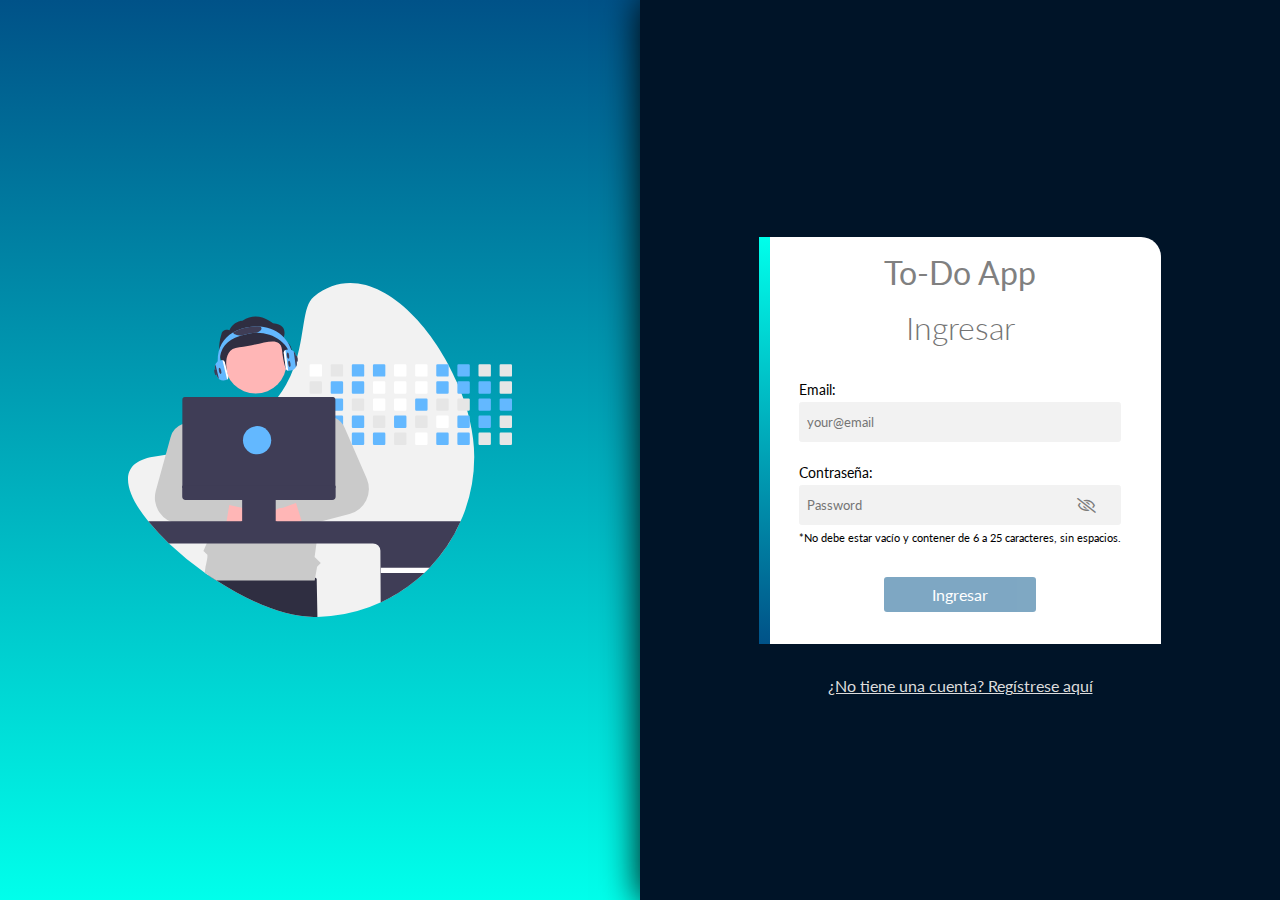
<file: index.html>
<!DOCTYPE html>
<html lang="es">

<head>
  <meta charset="UTF-8">
  <meta http-equiv="X-UA-Compatible" content="IE=edge">
  <meta name="viewport" content="width=device-width, initial-scale=1.0">
  <title>ToDo</title>

  <!-- ---------------- estilos compartidos de login y signup ---------------- -->
  <link rel="stylesheet" href="styles/ingreso.css">

  <!-- ---------------------- logica aplicada en login ----------------------- -->
  <script src="/scripts/utils.js"></script>
  <script src="/scripts/login.js"></script>

</head>

<body>
  <div class="left">
    <img src="./assets/undraw_Developer_activity_re_39tg.svg" alt="banner-welcome">
  </div>

  <div class="right">
    <form>
      <div class="form-header">
        <p>To-Do App</p>
      </div>
      <h1>Ingresar</h1>
      <label>
        Email:
        <input id="inputEmail" type="text" placeholder="your@email">
      </label>
      <label>
        Contraseña:
        <div class="input-password">
          <input id="inputPassword" type="password" placeholder="Password">
          <button type="button" id="passwordToggle" class="button-input button-password-eye">
            <i class="far fa-eye-slash"></i>
          </button>
        </div>
        <small class="pass-info">*No debe estar vacío y contener de 6 a 25 caracteres, sin espacios.</small>
      </label>
      <div class="loader ocult"></div>
      <button type="submit" class="button-signIn disabled" disabled>Ingresar</button>
      <small class="wrong-user ocult">Datos ingresados incorrectos</small>

    </form>
    <div class="ingresarA">
      <a href="signup.html">¿No tiene una cuenta? Regístrese aquí</a>
    </div>
  </div>

</body>

</html>
</file>
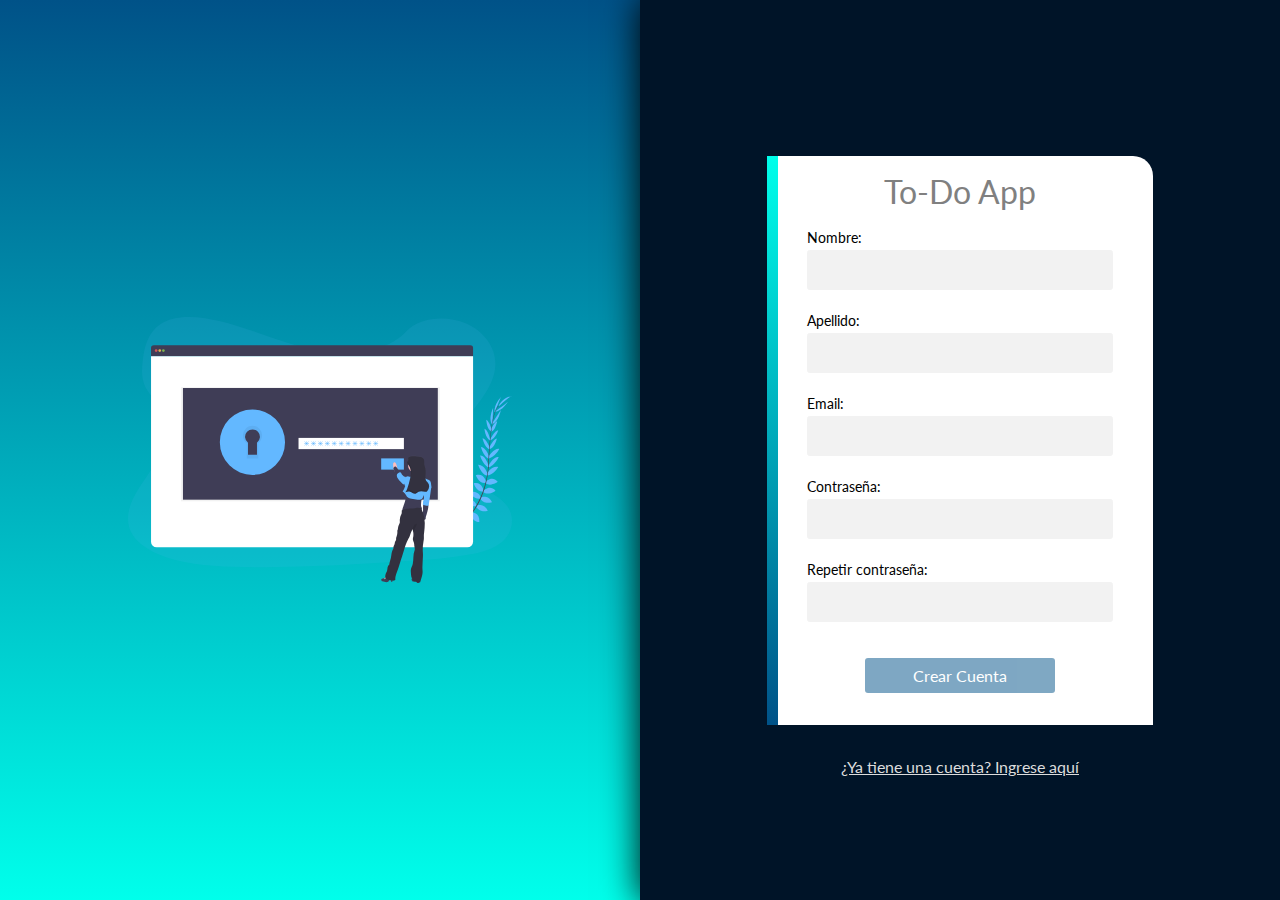
<file: signup.html>
<!DOCTYPE html>
<html lang="es">

<head>
  <meta charset="UTF-8">
  <meta http-equiv="X-UA-Compatible" content="IE=edge">
  <meta name="viewport" content="width=device-width, initial-scale=1.0">
  <title>ToDo</title>

  <!-- ---------------- estilos compartidos de login y signup ---------------- -->
  <link rel="stylesheet" href="styles/ingreso.css">

  <!-- ---------------------- logica aplicada en register -------------------- -->
  <script src="/scripts/utils.js"></script>
  <script src="/scripts/signup.js"></script>

</head>

<body>

  <div class="left">
    <img src="./assets/undraw_authentication_fsn5.svg" alt="banner-signup">
  </div>
  <div class="right">
    <form>
      <div class="form-header">
        <p>To-Do App</p>
      </div>

      <label>
        Nombre:
        <input type="text" id="name">
      </label>
      <label>
        Apellido:
        <input type="text" id="lastName">
      </label>
      <label>
        Email:
        <input type="text" id="email">
      </label>
      <label>
        Contraseña:
        <input type="password" id="password">
      </label>
      <label>
        Repetir contraseña:
        <input type="password" id="repeatPass">
      </label>
      <div class="loader ocult"></div>
      <button type="submit" class="button-signUp disabled" disabled>Crear Cuenta</button>
      <small class="wrong-user ocult">Datos ingresados incorrectos</small>

    </form>
    <div class="ingresarA">
      <a href="index.html">¿Ya tiene una cuenta? Ingrese aquí</a>
    </div>
  </div>

</body>

</html>
</file>
<file: styles/ingreso.css>
@import url('./common.css');

body{
  display: flex;
}
h1{
  color: rgb(116, 116, 116);
  font-weight: 300;
  margin: .5em 0;
}
form{
  position: relative;
  max-width: 26em;
  background-color: white;
  display: flex;
  align-items: center;
  flex-direction: column;
  margin: 2em auto;
  padding: 1em 2.5em;
  border-top-right-radius: 20px;
}
form:after{
  position: absolute;
  content: '';
  width: .7em;
  height: 100%;
  top: 0;
  left: 0;
  background: linear-gradient(var(--bg-second-color),var(--bg-first-color));
}
input{
  width: 100%;
  height: 3em;
  padding: .5em;
  background-color: var(--app-grey);
  border: 1.5px solid var(--app-grey);
  border-radius: .2em;
  margin: .3em 0;
}
input:focus{
  outline: none;
  border: 1.5px solid rgb(0, 161, 201);
}
label{
  width: 100%;
  font-weight: 400;
  margin-top: 1.4em;
  font-size: .85em;
}
.button-signIn, .button-signUp{
  position: relative;
  padding: .5em 3em;
  background-color: var(--bg-first-color);
  color: white;
  margin: 2em 0 1em;
  font-weight: 400;
  font-size: 1em;
  transition: all .4s;
}
.button-signIn:hover, .button-signUp:hover{
  transform: translateY(-4px);
  box-shadow: 0px 4px 5px rgba(100, 100, 100, .8);
}
.form-header{
  color: grey;
  font-size: 2em;
}
.ingresarA{
  text-align: center;
}
.ingresarA a{
  color: gainsboro;
}
.left{
  width: 50%;  
  background: linear-gradient(var(--bg-first-color), var(--bg-second-color));
  text-align: center;
  display: flex;
  align-items: center;
  justify-content: center;
}
.left img{
  width:60%;
}
.right{
  width: 50%;
  background-color: var(--bg-dark-color);
  display: flex;
  flex-direction: column;
  align-items: center;
  justify-content: center;
  box-shadow: 2px 0px 35px 2px black;
}
.pass-info{
  font-size: .8em;
  font-weight: 400;
}
.loader{
  position: relative;
  margin: 2em 0 1.35em;
  width: 30px;
  height: 30px;
  padding: 2px;
  border-radius: 15px;
  animation: loaderAnimation 1.2s infinite;
}

/* -------------------------------------------------------------------------- */
/*                                Password Eye                                */
/* -------------------------------------------------------------------------- */
.input-password{
  position: relative;
  width: 100%;
  display: flex;
  justify-content: center;
  align-items: center;
}
.button-input{
  background: none;
  border: none;
  outline: none;
}
.button-password-eye{
  padding: 0;
  position: absolute;
  right: 25px;
  cursor: pointer;
  margin-top: 2px;
}
.far{
  font-size: 15px;
  color: rgb(124, 124, 124)
}

/* -------------------------------------------------------------------------- */
/*                             Validaciones de JS                             */
/* -------------------------------------------------------------------------- */
.inputOK{
  outline: 0 none;
  border: 1.5px solid rgb(0, 175, 0);
}
.inputError{
  outline: 0 none;
  border: 1.5px solid red;
}
.disabled{
  cursor: not-allowed;
  opacity: .5;
}
.disabled:hover{
  opacity: .4;
  transform: none;
  box-shadow: none;
}
.wrong-user{
  color: red;
}
.ocult{
  display: none;
}

/* -------------------------------------------------------------------------- */
/*                                  animación                                 */
/* -------------------------------------------------------------------------- */

@keyframes loaderAnimation {
  0%{
    transform: scale(1) translateY(-4px);
    background-color: var(--bg-first-color);
  }
  50%{
    transform: scale(1.2) translateY(0px);
    background-color: var(--bg-second-color);
  }
  100%{
    transform: scale(1) translateY(-4px);
    background-color: var(--bg-first-color);
  }
}
</file>
